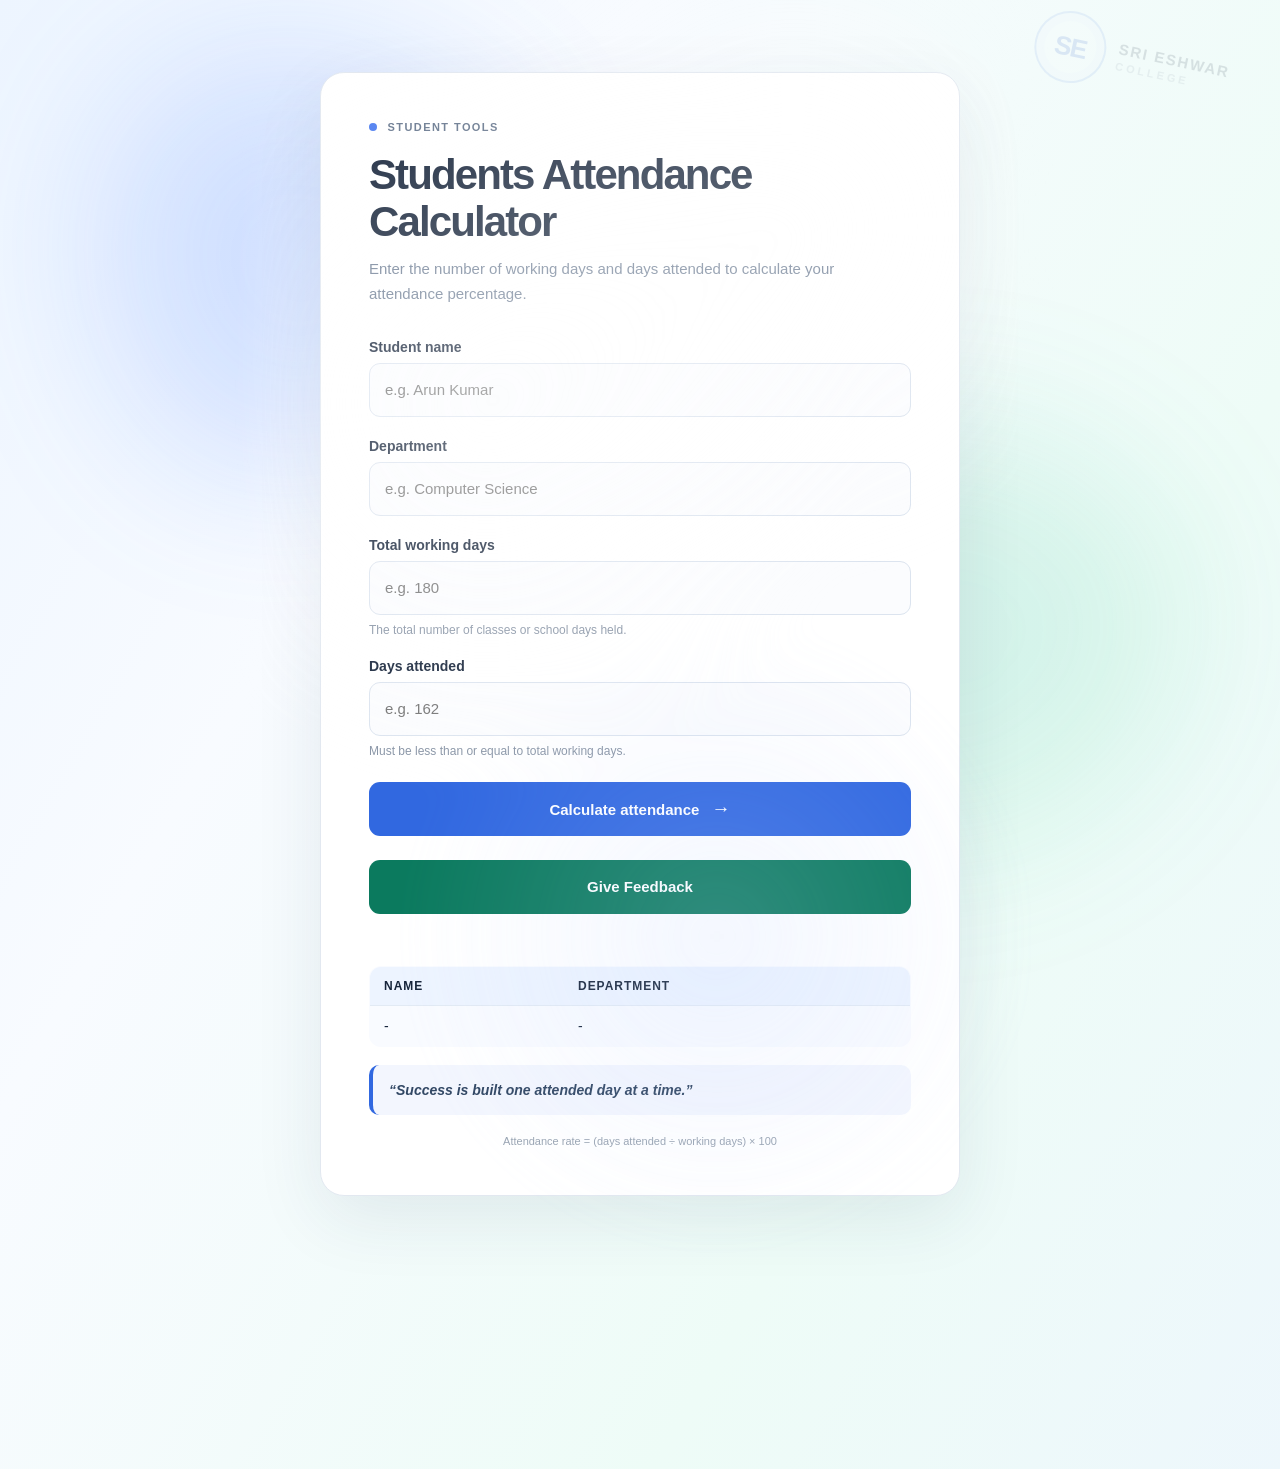
<file: index.html>
<!doctype html>
<html lang="en">
<head>
  <meta charset="utf-8">
  <meta name="viewport" content="width=device-width, initial-scale=1">
  <title>Students Attendance Calculator</title>
  <link rel="stylesheet" href="style.css">
  <script src="script.js" defer></script>
</head>
<body>
  <div class="college-brand" aria-label="Sri Eshwar College logo">
    <div class="brand-mark">SE</div>
    <div class="brand-text">
      <span>SRI ESHWAR</span>
      <small>COLLEGE</small>
    </div>
  </div>

  <main class="page-shell">
    <section class="calculator-card" aria-labelledby="page-title">
      <div class="eyebrow"><span class="eyebrow-dot"></span> STUDENT TOOLS</div>
      <h1 id="page-title">Students Attendance Calculator</h1>
      <p class="intro">Enter the number of working days and days attended to calculate your attendance percentage.</p>

      <form id="attendance-form" novalidate>
        <div class="field-group">
          <label for="student-name">Student name</label>
          <input id="student-name" type="text" placeholder="e.g. Arun Kumar" required>
        </div>

        <div class="field-group">
          <label for="department">Department</label>
          <input id="department" type="text" placeholder="e.g. Computer Science" required>
        </div>

        <div class="field-group">
          <label for="working-days">Total working days</label>
          <input id="working-days" type="number" min="1" step="1" placeholder="e.g. 180" required>
          <small>The total number of classes or school days held.</small>
        </div>

        <div class="field-group">
          <label for="days-attended">Days attended</label>
          <input id="days-attended" type="number" min="0" step="1" placeholder="e.g. 162" required>
          <small>Must be less than or equal to total working days.</small>
        </div>

        <button type="submit">Calculate attendance <span aria-hidden="true">→</span></button>
        <button type="button" id="feedback-button" class="feedback-button">Give Feedback</button>
      </form>

      <div id="feedback-panel" class="feedback-panel" hidden>
        <label for="feedback-text">Your feedback</label>
        <textarea id="feedback-text" rows="3" placeholder="Tell us about your experience..."></textarea>
        <button type="button" id="send-feedback" class="send-feedback">Send Feedback</button>
      </div>

      <p id="form-message" class="message" role="alert" aria-live="polite"></p>

      <table class="student-table" aria-label="Student details table">
        <thead>
          <tr>
            <th>Name</th>
            <th>Department</th>
          </tr>
        </thead>
        <tbody>
          <tr>
            <td id="display-name">-</td>
            <td id="display-department">-</td>
          </tr>
        </tbody>
      </table>

      <section id="result" class="result" aria-live="polite" hidden>
        <div class="result-topline">
          <div>
            <p class="result-label">YOUR ATTENDANCE</p>
            <p id="percentage" class="percentage">0%</p>
          </div>
          <div id="status-badge" class="status-badge">—</div>
        </div>

        <div class="progress-track" role="progressbar" aria-label="Attendance percentage" aria-valuemin="0" aria-valuemax="100" aria-valuenow="0">
          <div id="progress-fill" class="progress-fill"></div>
        </div>

        <div class="result-details">
          <div><span>Days attended</span><strong id="attended-summary">0</strong></div>
          <div><span>Days missed</span><strong id="missed-summary">0</strong></div>
          <div><span>Working days</span><strong id="working-summary">0</strong></div>
        </div>
        <p id="result-note" class="result-note"></p>
      </section>

      <blockquote class="motivation-quote">
        “Success is built one attended day at a time.”
      </blockquote>

      <p class="footnote">Attendance rate = (days attended ÷ working days) × 100</p>
    </section>
  </main>
</body>
</html>
</file>
<file: style.css>
:root {
  --ink: #16243a;
  --muted: #718096;
  --blue: #3168e0;
  --blue-dark: #2454c7;
  --green: #13815d;
  --red: #b34b36;
  font-family: "Segoe UI", Arial, sans-serif;
}

* {
  box-sizing: border-box;
  cursor: url("data:image/svg+xml,%3Csvg xmlns='http://www.w3.org/2000/svg' width='28' height='28' viewBox='0 0 28 28'%3E%3Cpath d='M9 20c-2-3-3-7-3-10 3 0 7 1 10 3l3-3c1 3 1 6 0 9l-3 3-7 1Zm3-10 4 4m-8 6 4-4' stroke='%230d1b2a' stroke-width='1.8' stroke-linecap='round' stroke-linejoin='round' fill='none'/%3E%3Cpath d='M15 6c3 0 5 2 5 5-2 0-4 0-5-1l-1-4Zm-2 17 2-2 1 3-3 2-3-3 3-2Z' fill='%23ff7a18'/%3E%3C/svg%3E") 10 10, auto;
}

body {
  position: relative;
  min-width: 320px;
  min-height: 100vh;
  margin: 0;
  color: var(--ink);
  background: linear-gradient(
    120deg,
    #edf5ff 0%,
    #f8fbff 18%,
    #eefcf7 42%,
    #edf4ff 70%,
    #f9f7ff 100%
  );
  background-size: 180% 180%;
  overflow-x: hidden;
  animation: fluidBackground 16s ease-in-out infinite alternate;
}

body::before,
body::after {
  content: "";
  position: fixed;
  width: 420px;
  height: 420px;
  border-radius: 38% 62% 63% 37% / 41% 44% 56% 59%;
  filter: blur(80px);
  opacity: 0.55;
  z-index: 0;
  pointer-events: none;
  animation: blobMove 18s ease-in-out infinite alternate;
}

body::before {
  top: 6%;
  left: 8%;
  background: rgba(78, 132, 255, 0.38);
}

body::after {
  right: 8%;
  bottom: 6%;
  background: rgba(62, 197, 154, 0.28);
  animation-delay: 2s;
}

body .page-shell::before {
  content: "";
  position: absolute;
  inset: -25% -10% -20% -10%;
  background: radial-gradient(circle at 30% 40%, rgba(255, 255, 255, 0.5), transparent 32%),
              radial-gradient(circle at 70% 30%, rgba(255, 255, 255, 0.35), transparent 26%),
              radial-gradient(circle at 60% 70%, rgba(198, 216, 255, 0.25), transparent 24%);
  filter: blur(18px);
  opacity: 0.8;
  pointer-events: none;
  animation: smokeDrift 16s ease-in-out infinite alternate;
}

@keyframes smokeDrift {
  0% {
    transform: translate3d(-10px, 0, 0) scale(1);
    opacity: 0.55;
  }
  50% {
    transform: translate3d(15px, -18px, 0) scale(1.05);
    opacity: 0.8;
  }
  100% {
    transform: translate3d(-5px, 16px, 0) scale(1.12);
    opacity: 0.65;
  }
}

@keyframes fluidBackground {
  0% {
    background-position: 0% 50%;
  }
  50% {
    background-position: 80% 30%;
  }
  100% {
    background-position: 100% 70%;
  }
}

@keyframes blobMove {
  0% {
    transform: translate(0, 0) rotate(0deg) scale(1);
  }
  33% {
    transform: translate(40px, -25px) rotate(90deg) scale(1.08);
  }
  66% {
    transform: translate(-18px, 30px) rotate(180deg) scale(0.96);
  }
  100% {
    transform: translate(22px, -10px) rotate(260deg) scale(1.1);
  }
}

.college-brand {
  position: absolute;
  top: 24px;
  right: 50px;
  z-index: 0;
  display: flex;
  align-items: center;
  gap: 12px;
  opacity: 0.12;
  pointer-events: none;
  transform: rotate(12deg);
}

.brand-mark {
  display: grid;
  place-items: center;
  width: 72px;
  height: 72px;
  border: 2px solid rgba(49, 104, 224, 0.7);
  border-radius: 50%;
  background: rgba(255, 255, 255, 0.7);
  color: var(--blue-dark);
  font-size: 26px;
  font-weight: 800;
  letter-spacing: -0.06em;
  box-shadow: inset 0 0 0 8px rgba(49, 104, 224, 0.08);
}

.brand-text {
  display: grid;
  line-height: 1.05;
  text-align: left;
  color: var(--ink);
}

.brand-text span {
  font-size: 15px;
  font-weight: 800;
  letter-spacing: 0.12em;
}

.brand-text small {
  margin-top: 4px;
  font-size: 11px;
  font-weight: 700;
  letter-spacing: 0.28em;
}

.page-shell {
  position: relative;
  z-index: 1;
  width: min(100% - 32px, 640px);
  margin: 0 auto;
  padding: 72px 0 28px;
}

.calculator-card {
  padding: clamp(26px, 6vw, 48px);
  background: #fff;
  border: 1px solid #e2e8f0;
  border-radius: 24px;
  box-shadow: 0 22px 70px rgba(31, 55, 89, 0.09);
}

.eyebrow {
  color: #66768d;
  font-size: 11px;
  font-weight: 700;
  letter-spacing: 0.13em;
}

.eyebrow-dot {
  display: inline-block;
  width: 8px;
  height: 8px;
  margin-right: 6px;
  border-radius: 50%;
  background: #4b7cf0;
}

h1 {
  margin: 18px 0 10px;
  font-size: clamp(30px, 6vw, 42px);
  line-height: 1.13;
  letter-spacing: -0.045em;
  animation: headingGlow 3s ease-in-out infinite alternate;
}

@keyframes headingGlow {
  0% {
    transform: translateY(0);
    text-shadow: 0 0 0 rgba(49, 104, 224, 0.15);
  }
  50% {
    transform: translateY(-2px);
    text-shadow: 0 8px 20px rgba(49, 104, 224, 0.16);
  }
  100% {
    transform: translateY(0);
    text-shadow: 0 0 0 rgba(49, 104, 224, 0.12);
  }
}

.intro {
  margin: 0 0 32px;
  color: var(--muted);
  font-size: 15px;
  line-height: 1.7;
}

#attendance-form {
  display: grid;
  gap: 21px;
}

.field-group {
  display: grid;
  gap: 8px;
}

.student-table {
  width: 100%;
  margin-top: 22px;
  border-collapse: collapse;
  overflow: hidden;
  border: 1px solid #dfe7f2;
  border-radius: 12px;
  background: #f9fbff;
}

.student-table th,
.student-table td {
  padding: 12px 14px;
  border-bottom: 1px solid #e2eaf4;
  text-align: left;
  font-size: 14px;
}

.student-table th {
  background: #edf4ff;
  color: var(--ink);
  font-size: 12px;
  font-weight: 800;
  letter-spacing: 0.08em;
  text-transform: uppercase;
}

.student-table tbody tr:last-child td {
  border-bottom: none;
}

label {
  font-size: 14px;
  font-weight: 700;
}

input {
  width: 100%;
  min-height: 54px;
  padding: 0 15px;
  color: var(--ink);
  background: #fbfcfe;
  border: 1px solid #dce4ef;
  border-radius: 11px;
  outline: none;
  font: inherit;
  font-size: 15px;
}

input:focus {
  border-color: var(--blue);
  box-shadow: 0 0 0 4px rgba(49, 104, 224, 0.12);
}

small {
  color: #8995a6;
  font-size: 12px;
}

button {
  min-height: 54px;
  margin-top: 3px;
  border: 0;
  border-radius: 11px;
  color: white;
  background: var(--blue);
  font: inherit;
  font-size: 15px;
  font-weight: 700;
  cursor: pointer;
}

button:hover {
  background: var(--blue-dark);
}

button span {
  margin-left: 8px;
  font-size: 19px;
}

.feedback-button,
.send-feedback {
  background: #0b7a5e;
}

.feedback-button:hover,
.send-feedback:hover {
  background: #0d6850;
}

.feedback-panel {
  display: grid;
  gap: 10px;
  margin-top: 18px;
  padding: 16px;
  border: 1px solid #dfe9f5;
  border-radius: 12px;
  background: #f7fbff;
}

.feedback-panel label {
  font-size: 13px;
  font-weight: 700;
}

.feedback-panel textarea {
  width: 100%;
  min-height: 80px;
  padding: 12px;
  border: 1px solid #d7e1ef;
  border-radius: 10px;
  resize: vertical;
  font: inherit;
}

.message {
  min-height: 18px;
  margin: 12px 0 0;
  color: var(--red);
  font-size: 13px;
}

.result {
  margin-top: 3px;
  padding: 23px;
  border: 1px solid #e3eaf4;
  border-radius: 16px;
  background: #f7f9fd;
}

.result-topline {
  display: flex;
  align-items: center;
  justify-content: space-between;
  gap: 12px;
}

.result-label {
  margin: 0 0 3px;
  color: #7a899e;
  font-size: 10px;
  font-weight: 700;
  letter-spacing: 0.12em;
}

.percentage {
  margin: 0;
  font-size: 42px;
  font-weight: 800;
  animation: numberPulse 2.2s ease-in-out infinite alternate;
}

@keyframes numberPulse {
  0% {
    transform: scale(1);
    letter-spacing: 0.01em;
  }
  100% {
    transform: scale(1.04);
    letter-spacing: 0.04em;
  }
}

.status-badge {
  padding: 7px 11px;
  border-radius: 999px;
  color: var(--green);
  background: #eaf7f1;
  font-size: 12px;
  font-weight: 700;
}

.status-badge.below {
  color: var(--red);
  background: #fff1ec;
}

.progress-track {
  height: 8px;
  margin: 16px 0 20px;
  overflow: hidden;
  border-radius: 999px;
  background: #e5ebf3;
}

.progress-fill {
  width: 0;
  height: 100%;
  border-radius: inherit;
  background: linear-gradient(90deg, #3f79ec, #51b79a);
  transition: width 0.55s ease;
}

.result-details {
  display: grid;
  grid-template-columns: repeat(3, 1fr);
  gap: 10px;
}

.result-details div {
  display: grid;
  gap: 5px;
}

.result-details span {
  color: #8491a3;
  font-size: 11px;
}

.result-details strong {
  font-size: 15px;
}

.result-note {
  margin: 18px 0 0;
  padding-top: 14px;
  border-top: 1px solid #e2e9f2;
  color: #64758b;
  font-size: 13px;
  line-height: 1.55;
}

.motivation-quote {
  margin: 18px 0 0;
  padding: 14px 16px;
  border-left: 4px solid var(--blue);
  border-radius: 10px;
  background: rgba(49, 104, 224, 0.06);
  color: #314764;
  font-size: 14px;
  font-weight: 600;
  line-height: 1.6;
  font-style: italic;
}

.footnote {
  margin: 20px 0 0;
  color: #99a4b2;
  font-size: 11px;
  text-align: center;
}

[hidden] {
  display: none !important;
}

@media (max-width: 480px) {
  .college-brand {
    top: 12px;
    right: 18px;
    transform: rotate(8deg) scale(0.85);
    opacity: 0.1;
  }

  .page-shell {
    padding-top: 30px;
  }

  .result {
    padding: 19px;
  }
}
</file>
<file: mini project/mini.css/mini.css>
:root {
  --ink: #16243a;
  --muted: #718096;
  --blue: #3168e0;
  --blue-dark: #2454c7;
  --green: #13815d;
  --red: #b34b36;
  font-family: "Segoe UI", Arial, sans-serif;
}

* {
  box-sizing: border-box;
  cursor: url("data:image/svg+xml,%3Csvg xmlns='http://www.w3.org/2000/svg' width='28' height='28' viewBox='0 0 28 28'%3E%3Cpath d='M9 20c-2-3-3-7-3-10 3 0 7 1 10 3l3-3c1 3 1 6 0 9l-3 3-7 1Zm3-10 4 4m-8 6 4-4' stroke='%230d1b2a' stroke-width='1.8' stroke-linecap='round' stroke-linejoin='round' fill='none'/%3E%3Cpath d='M15 6c3 0 5 2 5 5-2 0-4 0-5-1l-1-4Zm-2 17 2-2 1 3-3 2-3-3 3-2Z' fill='%23ff7a18'/%3E%3C/svg%3E") 10 10, auto;
}

body {
  position: relative;
  min-width: 320px;
  min-height: 100vh;
  margin: 0;
  color: var(--ink);
  background: linear-gradient(
    120deg,
    #edf5ff 0%,
    #f8fbff 18%,
    #eefcf7 42%,
    #edf4ff 70%,
    #f9f7ff 100%
  );
  background-size: 180% 180%;
  overflow-x: hidden;
  animation: fluidBackground 16s ease-in-out infinite alternate;
}

body::before,
body::after {
  content: "";
  position: fixed;
  width: 420px;
  height: 420px;
  border-radius: 38% 62% 63% 37% / 41% 44% 56% 59%;
  filter: blur(80px);
  opacity: 0.55;
  z-index: 0;
  pointer-events: none;
  animation: blobMove 18s ease-in-out infinite alternate;
}

body::before {
  top: 6%;
  left: 8%;
  background: rgba(78, 132, 255, 0.38);
}

body::after {
  right: 8%;
  bottom: 6%;
  background: rgba(62, 197, 154, 0.28);
  animation-delay: 2s;
}

body .page-shell::before {
  content: "";
  position: absolute;
  inset: -25% -10% -20% -10%;
  background: radial-gradient(circle at 30% 40%, rgba(255, 255, 255, 0.5), transparent 32%),
              radial-gradient(circle at 70% 30%, rgba(255, 255, 255, 0.35), transparent 26%),
              radial-gradient(circle at 60% 70%, rgba(198, 216, 255, 0.25), transparent 24%);
  filter: blur(18px);
  opacity: 0.8;
  pointer-events: none;
  animation: smokeDrift 16s ease-in-out infinite alternate;
}

@keyframes smokeDrift {
  0% {
    transform: translate3d(-10px, 0, 0) scale(1);
    opacity: 0.55;
  }
  50% {
    transform: translate3d(15px, -18px, 0) scale(1.05);
    opacity: 0.8;
  }
  100% {
    transform: translate3d(-5px, 16px, 0) scale(1.12);
    opacity: 0.65;
  }
}

@keyframes fluidBackground {
  0% {
    background-position: 0% 50%;
  }
  50% {
    background-position: 80% 30%;
  }
  100% {
    background-position: 100% 70%;
  }
}

@keyframes blobMove {
  0% {
    transform: translate(0, 0) rotate(0deg) scale(1);
  }
  33% {
    transform: translate(40px, -25px) rotate(90deg) scale(1.08);
  }
  66% {
    transform: translate(-18px, 30px) rotate(180deg) scale(0.96);
  }
  100% {
    transform: translate(22px, -10px) rotate(260deg) scale(1.1);
  }
}

.college-brand {
  position: absolute;
  top: 24px;
  right: 50px;
  z-index: 0;
  display: flex;
  align-items: center;
  gap: 12px;
  opacity: 0.12;
  pointer-events: none;
  transform: rotate(12deg);
}

.brand-mark {
  display: grid;
  place-items: center;
  width: 72px;
  height: 72px;
  border: 2px solid rgba(49, 104, 224, 0.7);
  border-radius: 50%;
  background: rgba(255, 255, 255, 0.7);
  color: var(--blue-dark);
  font-size: 26px;
  font-weight: 800;
  letter-spacing: -0.06em;
  box-shadow: inset 0 0 0 8px rgba(49, 104, 224, 0.08);
}

.brand-text {
  display: grid;
  line-height: 1.05;
  text-align: left;
  color: var(--ink);
}

.brand-text span {
  font-size: 15px;
  font-weight: 800;
  letter-spacing: 0.12em;
}

.brand-text small {
  margin-top: 4px;
  font-size: 11px;
  font-weight: 700;
  letter-spacing: 0.28em;
}

.page-shell {
  position: relative;
  z-index: 1;
  width: min(100% - 32px, 640px);
  margin: 0 auto;
  padding: 72px 0 28px;
}

.calculator-card {
  padding: clamp(26px, 6vw, 48px);
  background: #fff;
  border: 1px solid #e2e8f0;
  border-radius: 24px;
  box-shadow: 0 22px 70px rgba(31, 55, 89, 0.09);
}

.eyebrow {
  color: #66768d;
  font-size: 11px;
  font-weight: 700;
  letter-spacing: 0.13em;
}

.eyebrow-dot {
  display: inline-block;
  width: 8px;
  height: 8px;
  margin-right: 6px;
  border-radius: 50%;
  background: #4b7cf0;
}

h1 {
  margin: 18px 0 10px;
  font-size: clamp(30px, 6vw, 42px);
  line-height: 1.13;
  letter-spacing: -0.045em;
  animation: headingGlow 3s ease-in-out infinite alternate;
}

@keyframes headingGlow {
  0% {
    transform: translateY(0);
    text-shadow: 0 0 0 rgba(49, 104, 224, 0.15);
  }
  50% {
    transform: translateY(-2px);
    text-shadow: 0 8px 20px rgba(49, 104, 224, 0.16);
  }
  100% {
    transform: translateY(0);
    text-shadow: 0 0 0 rgba(49, 104, 224, 0.12);
  }
}

.intro {
  margin: 0 0 32px;
  color: var(--muted);
  font-size: 15px;
  line-height: 1.7;
}

#attendance-form {
  display: grid;
  gap: 21px;
}

.field-group {
  display: grid;
  gap: 8px;
}

.student-table {
  width: 100%;
  margin-top: 22px;
  border-collapse: collapse;
  overflow: hidden;
  border: 1px solid #dfe7f2;
  border-radius: 12px;
  background: #f9fbff;
}

.student-table th,
.student-table td {
  padding: 12px 14px;
  border-bottom: 1px solid #e2eaf4;
  text-align: left;
  font-size: 14px;
}

.student-table th {
  background: #edf4ff;
  color: var(--ink);
  font-size: 12px;
  font-weight: 800;
  letter-spacing: 0.08em;
  text-transform: uppercase;
}

.student-table tbody tr:last-child td {
  border-bottom: none;
}

label {
  font-size: 14px;
  font-weight: 700;
}

input {
  width: 100%;
  min-height: 54px;
  padding: 0 15px;
  color: var(--ink);
  background: #fbfcfe;
  border: 1px solid #dce4ef;
  border-radius: 11px;
  outline: none;
  font: inherit;
  font-size: 15px;
}

input:focus {
  border-color: var(--blue);
  box-shadow: 0 0 0 4px rgba(49, 104, 224, 0.12);
}

small {
  color: #8995a6;
  font-size: 12px;
}

button {
  min-height: 54px;
  margin-top: 3px;
  border: 0;
  border-radius: 11px;
  color: white;
  background: var(--blue);
  font: inherit;
  font-size: 15px;
  font-weight: 700;
  cursor: pointer;
}

button:hover {
  background: var(--blue-dark);
}

button span {
  margin-left: 8px;
  font-size: 19px;
}

.feedback-button,
.send-feedback {
  background: #0b7a5e;
}

.feedback-button:hover,
.send-feedback:hover {
  background: #0d6850;
}

.feedback-panel {
  display: grid;
  gap: 10px;
  margin-top: 18px;
  padding: 16px;
  border: 1px solid #dfe9f5;
  border-radius: 12px;
  background: #f7fbff;
}

.feedback-panel label {
  font-size: 13px;
  font-weight: 700;
}

.feedback-panel textarea {
  width: 100%;
  min-height: 80px;
  padding: 12px;
  border: 1px solid #d7e1ef;
  border-radius: 10px;
  resize: vertical;
  font: inherit;
}

.message {
  min-height: 18px;
  margin: 12px 0 0;
  color: var(--red);
  font-size: 13px;
}

.result {
  margin-top: 3px;
  padding: 23px;
  border: 1px solid #e3eaf4;
  border-radius: 16px;
  background: #f7f9fd;
}

.result-topline {
  display: flex;
  align-items: center;
  justify-content: space-between;
  gap: 12px;
}

.result-label {
  margin: 0 0 3px;
  color: #7a899e;
  font-size: 10px;
  font-weight: 700;
  letter-spacing: 0.12em;
}

.percentage {
  margin: 0;
  font-size: 42px;
  font-weight: 800;
  animation: numberPulse 2.2s ease-in-out infinite alternate;
}

@keyframes numberPulse {
  0% {
    transform: scale(1);
    letter-spacing: 0.01em;
  }
  100% {
    transform: scale(1.04);
    letter-spacing: 0.04em;
  }
}

.status-badge {
  padding: 7px 11px;
  border-radius: 999px;
  color: var(--green);
  background: #eaf7f1;
  font-size: 12px;
  font-weight: 700;
}

.status-badge.below {
  color: var(--red);
  background: #fff1ec;
}

.progress-track {
  height: 8px;
  margin: 16px 0 20px;
  overflow: hidden;
  border-radius: 999px;
  background: #e5ebf3;
}

.progress-fill {
  width: 0;
  height: 100%;
  border-radius: inherit;
  background: linear-gradient(90deg, #3f79ec, #51b79a);
  transition: width 0.55s ease;
}

.result-details {
  display: grid;
  grid-template-columns: repeat(3, 1fr);
  gap: 10px;
}

.result-details div {
  display: grid;
  gap: 5px;
}

.result-details span {
  color: #8491a3;
  font-size: 11px;
}

.result-details strong {
  font-size: 15px;
}

.result-note {
  margin: 18px 0 0;
  padding-top: 14px;
  border-top: 1px solid #e2e9f2;
  color: #64758b;
  font-size: 13px;
  line-height: 1.55;
}

.motivation-quote {
  margin: 18px 0 0;
  padding: 14px 16px;
  border-left: 4px solid var(--blue);
  border-radius: 10px;
  background: rgba(49, 104, 224, 0.06);
  color: #314764;
  font-size: 14px;
  font-weight: 600;
  line-height: 1.6;
  font-style: italic;
}

.footnote {
  margin: 20px 0 0;
  color: #99a4b2;
  font-size: 11px;
  text-align: center;
}

[hidden] {
  display: none !important;
}

@media (max-width: 480px) {
  .college-brand {
    top: 12px;
    right: 18px;
    transform: rotate(8deg) scale(0.85);
    opacity: 0.1;
  }

  .page-shell {
    padding-top: 30px;
  }

  .result {
    padding: 19px;
  }
}
</file>
